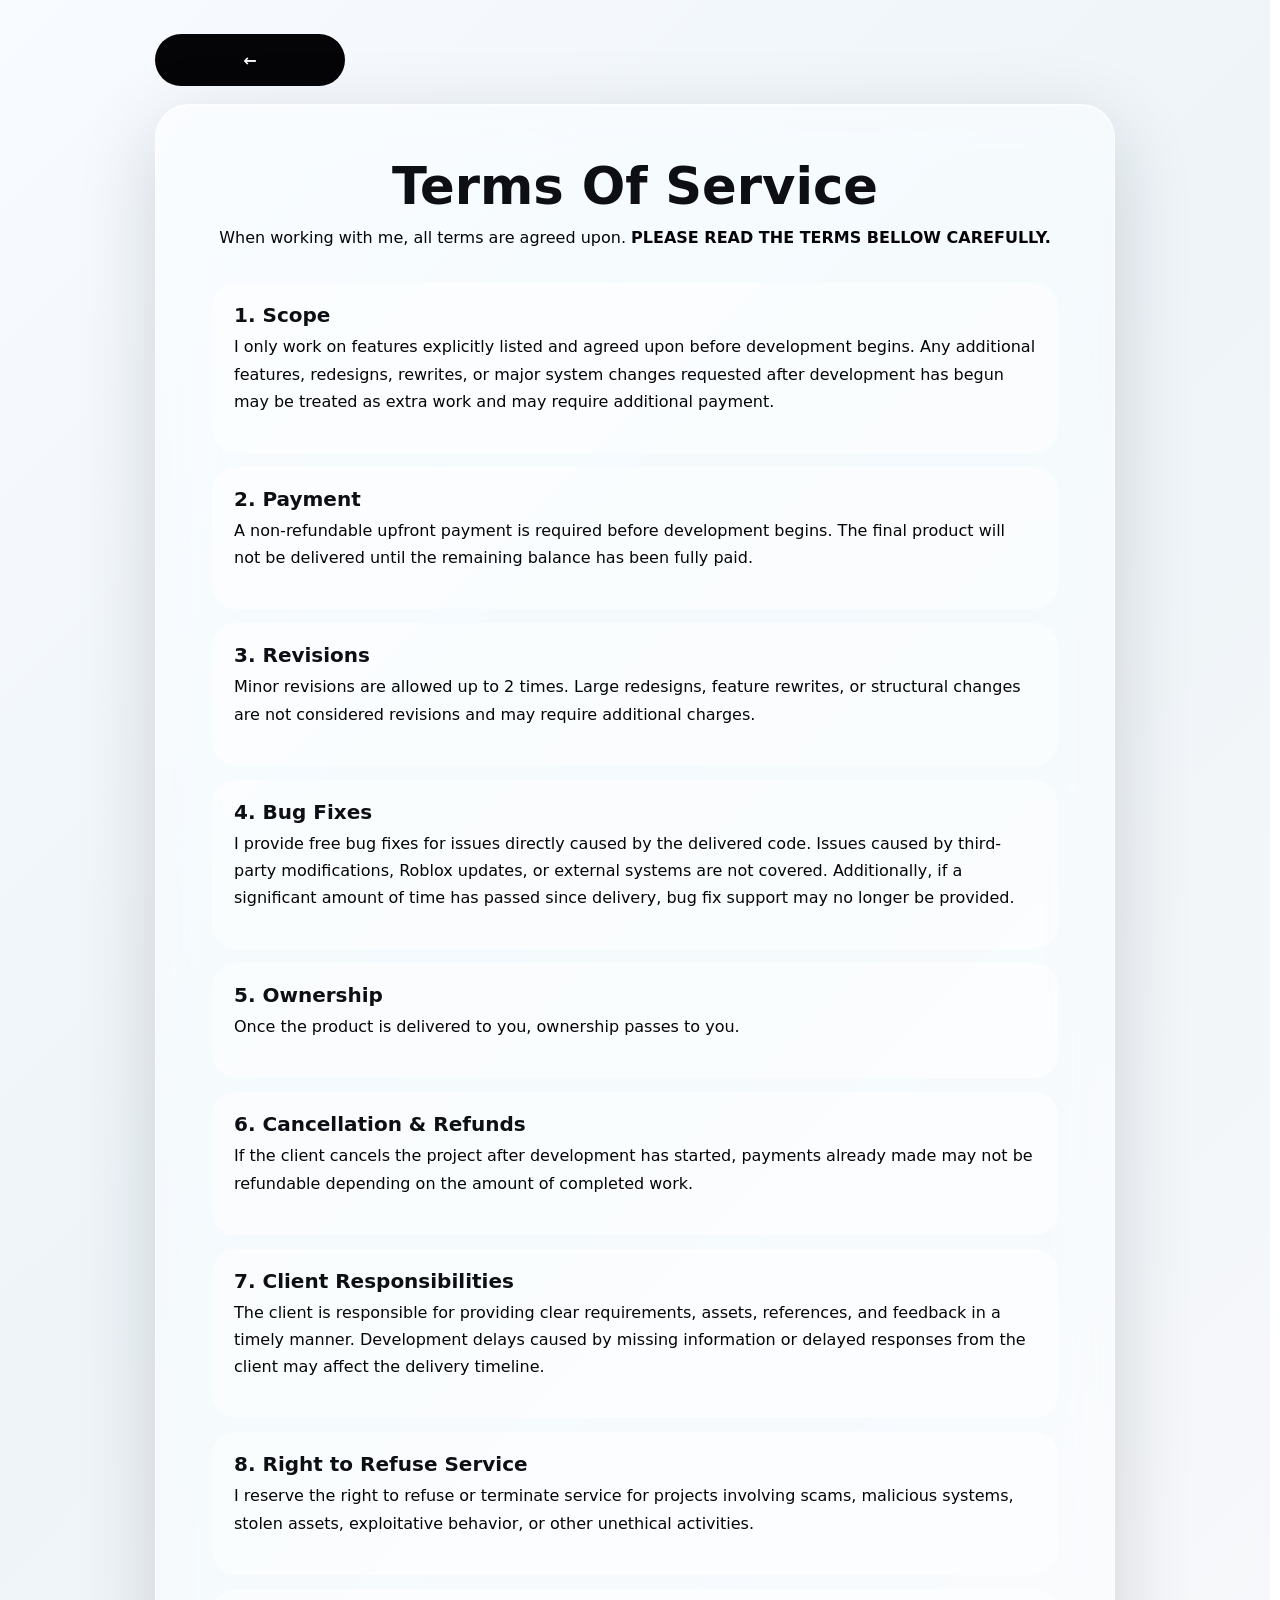
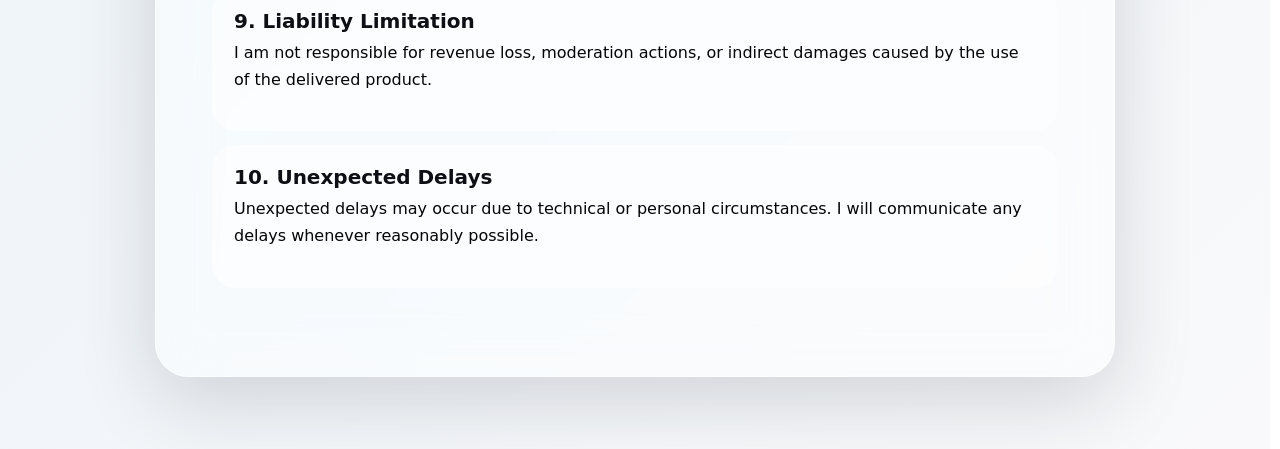
<file: tos.html>
<!DOCTYPE html>
<html lang="en">
  <head>
    <meta charset="UTF-8" />
    <meta name="viewport" content="width=device-width, initial-scale=1.0" />
    <meta property="og:image" content="assets/images/logo.png">
    <meta property="og:title" content="Pdv">
    <meta property="og:description" content="Terms Of Service">
    <meta property="og:type" content="website">
    
    <title>Terms Of Service</title>

    <link rel="icon" type="image/x-icon" href="assets/images/logos/White_NoBg.png">
    <link rel="preconnect" href="https://fonts.googleapis.com" />
    <link rel="preconnect" href="https://fonts.gstatic.com" crossorigin />
    <link href="https://fonts.googleapis.com/css2?family=Plus+Jakarta+Sans:wght@400;500;600;700;800&display=swap" rel="stylesheet" />
    <link rel="stylesheet" href="styles.css" />
  </head>

  <body class="tos-page">
    <main class="tos-main">
      <a class="btn btn-special tos-back" href="index.html#tos">←</a>
      <section class="tos-document glass-panel">
        <h2>Terms Of Service</h2>
        <p>When working with me, all terms are agreed upon. <strong>PLEASE READ THE TERMS BELLOW CAREFULLY.</strong></p>

        <div class="tos-list">
          <article>
            <h2>1. Scope</h2>
            <p>I only work on features explicitly listed and agreed upon before development begins. Any additional features, redesigns, rewrites, or major system changes requested after development has begun may be treated as extra work and may require additional payment.</p>
          </article>

          <article>
            <h2>2. Payment</h2>
            <p>A non-refundable upfront payment is required before development begins. The final product will not be delivered until the remaining balance has been fully paid.</p>
          </article>

          <article>
            <h2>3. Revisions</h2>
            <p>Minor revisions are allowed up to 2 times. Large redesigns, feature rewrites, or structural changes are not considered revisions and may require additional charges.</p>
          </article>

          <article>
            <h2>4. Bug Fixes</h2>
            <p>I provide free bug fixes for issues directly caused by the delivered code. Issues caused by third-party modifications, Roblox updates, or external systems are not covered. Additionally, if a significant amount of time has passed since delivery, bug fix support may no longer be provided.</p>
          </article>

          <article>
            <h2>5. Ownership</h2>
            <p>Once the product is delivered to you, ownership passes to you.</p>
          </article>

          <article>
            <h2>6. Cancellation & Refunds</h2>
            <p>If the client cancels the project after development has started, payments already made may not be refundable depending on the amount of completed work.</p>
          </article>

          <article>
            <h2>7. Client Responsibilities</h2>
            <p>The client is responsible for providing clear requirements, assets, references, and feedback in a timely manner. Development delays caused by missing information or delayed responses from the client may affect the delivery timeline.</p>
          </article>

          <article>
            <h2>8. Right to Refuse Service</h2>
            <p>I reserve the right to refuse or terminate service for projects involving scams, malicious systems, stolen assets, exploitative behavior, or other unethical activities.</p>
          </article>

          <article>
            <h2>9. Liability Limitation</h2>
            <p>I am not responsible for revenue loss, moderation actions, or indirect damages caused by the use of the delivered product.</p>
          </article>

          <article>
            <h2>10. Unexpected Delays</h2>
            <p>Unexpected delays may occur due to technical or personal circumstances. I will communicate any delays whenever reasonably possible.</p>
          </article>
        </div>
      </section>
    </main>
  </body>
</html>
</file>
<file: styles.css>
:root {
  --ink: #0d0f14;
  --muted: #5d6470;
  --line: rgba(255, 255, 255, 0.58);
  --glass: rgba(255, 255, 255, 0.46);
  --glass-strong: rgba(255, 255, 255, 0.68);
  --black: #050507;
  --white: #ffffff;
  --cyan: #69d7ff;
  --green: #56e89a;
  --rose: #ff8fb8;
  --shadow: 0 24px 80px rgba(18, 24, 38, 0.16);
  color-scheme: light;
}

* {
  box-sizing: border-box;
}

html {
  scroll-behavior: smooth;
  scroll-padding-top: 104px;
  scrollbar-gutter: stable;
}

body {
  margin: 0;
  min-height: 100vh;
  display: flex;
  flex-direction: column;
  font-family: "Inter", system-ui, -apple-system, BlinkMacSystemFont, "Segoe UI", sans-serif;
  color: var(--ink);
  background: linear-gradient(135deg, #f8fbff 0%, #eef4f8 42%, #f9f9fb 100%);
  overflow-x: hidden;
  overscroll-behavior-y: contain;
  -webkit-font-smoothing: antialiased;
  text-rendering: optimizeLegibility;
}

body::-webkit-scrollbar {
  width: 10px;
}

body::-webkit-scrollbar-track {
  background: rgba(255, 255, 255, 0.38);
}

body::-webkit-scrollbar-thumb {
  border: 2px solid rgba(255, 255, 255, 0.38);
  border-radius: 999px;
  background: rgba(13, 15, 20, 0.28);
}

body::-webkit-scrollbar-thumb:hover {
  background: rgba(13, 15, 20, 0.42);
}

* {
  scrollbar-width: thin;
  scrollbar-color: rgba(13, 15, 20, 0.32) rgba(255, 255, 255, 0.28);
}

a {
  color: inherit;
  text-decoration: none;
}

button,
a {
  -webkit-tap-highlight-color: transparent;
}

#scene3d {
  position: fixed;
  inset: 0;
  z-index: -2;
  display: none;
  pointer-events: none;
}

.site-header {
  position: fixed;
  top: 18px;
  left: 50%;
  z-index: 20;
  width: max-content;
  max-width: calc(100% - 32px);
  min-height: 58px;
  padding: 0;
  display: grid;
  grid-template-columns: auto;
  align-items: center;
  gap: 10px;
  border: 0;
  border-radius: 0;
  background: transparent;
  box-shadow: none;
  backdrop-filter: none;
  transform: translateX(-50%);
}

.top-scroll-progress {
  position: absolute;
  left: 20px;
  right: 20px;
  bottom: 5px;
  height: 2px;
  border-radius: 999px;
  background: black;
  opacity: 0.78;
  transform: scaleX(var(--page-progress, 0));
  transform-origin: left center;
  transition: transform 0.08s linear;
}

.header-actions,
.status-pill {
  display: inline-flex;
  align-items: center;
  gap: 10px;
  font-weight: 600;
}

.header-actions {
  flex: 0 0 auto;
}

.avatar-core img,
.tool-icon img,
.review-avatar img {
  width: 100%;
  height: 100%;
  object-fit: cover;
  display: block;
}

.avatar-core img {
  object-fit: contain;
}

.header-actions,
.status-pill {
  padding: 10px 14px;

  border-radius: 999px;
  background: rgba(255, 255, 255, 0.56);
  color: #18202b;
  font-size: 0.9rem;
}

.availability-dot {
  width: 9px;
  height: 9px;
  border-radius: 999px;
  background: var(--green);
  box-shadow: 0 0 0 6px rgba(86, 232, 154, 0.16), 0 0 18px rgba(86, 232, 154, 0.85);
  animation: status-pulse 1.8s ease-in-out infinite;
}

.is-unavailable .availability-dot {
  background: #ff6b6b;
  box-shadow: 0 0 0 6px rgba(255, 107, 107, 0.14), 0 0 18px rgba(255, 107, 107, 0.7);
}

main {
  --main-top-inset: 80px;
  width: min(1120px, calc(100% - 32px));
  margin: 0 auto;
  padding: 80px 0 32px;
  flex: 1 0 auto;
}

.section {
  min-height: 100vh;
  min-height: 100svh;
  padding: 42px 0;
  display: flex;
  flex-direction: column;
  justify-content: center;
  scroll-margin-top: 112px;
}

.hero-section {
  min-height: calc(100vh - var(--main-top-inset));
  min-height: calc(100svh - var(--main-top-inset));
  display: grid;
  grid-template-columns: 1fr;
  place-items: center;
  padding-top: 24px;
}

#showcases,
#prices,
#work,
#tos,
#reviews {
  padding-top: 30px;
  padding-bottom: 30px;
}

.glass-panel {
  border: 1px solid var(--line);
  border-radius: 34px;
  background: var(--glass);
  box-shadow: var(--shadow), inset 0 1px 0 rgba(255, 255, 255, 0.72);
  backdrop-filter: blur(26px) saturate(165%);
}

.reveal-item {
  opacity: 0;
  transform: translateY(26px) scale(0.98);
  filter: blur(8px);
  transition:
    opacity 0.58s ease var(--reveal-delay, 0ms),
    transform 0.58s ease var(--reveal-delay, 0ms),
    filter 0.58s ease var(--reveal-delay, 0ms),
    background 0.25s ease,
    box-shadow 0.22s ease;
}

.reveal-item.is-visible {
  opacity: 1;
  transform: translateY(0) scale(1);
  filter: blur(0);
}

.scroll-text-motion {
  will-change: transform, opacity;
}

span.scroll-text-motion,
small.scroll-text-motion,
strong.scroll-text-motion,
em.scroll-text-motion {
  display: inline-block;
}

.tab-special.reveal-item:hover {
  transform: scale(1.06);
}

.code-card.reveal-item:hover {
  transform: perspective(900px) rotateX(var(--tilt-x, 0deg)) rotateY(var(--tilt-y, 0deg)) translateY(-6px) scale(1);
}

.hero-copy {
  width: min(860px, 100%);
  min-height: min(660px, calc(100vh - var(--main-top-inset) - 66px));
  min-height: min(660px, calc(100svh - var(--main-top-inset) - 66px));
  text-align: center;
  padding: clamp(28px, 4vw, 46px);
  display: flex;
  flex-direction: column;
  align-items: center;
  justify-content: flex-start;
  gap: 18px;
  overflow: hidden;
}

.hero-profile {
  position: relative;
  border-color: transparent;
  background: transparent;
  box-shadow: none;
  backdrop-filter: none;
}

.eyebrow {
  display: inline-flex;
  margin-bottom: 14px;
  margin-top: 14px;
  color: #2e2e2e;
  font-size: 1rem;
  font-weight: 600;
  letter-spacing: 0;
}

h1,
h2,
h3,
p {
  margin-top: 0;
}

h1 {
  max-width: 700px;
  margin-bottom: 0;
  font-size: clamp(2rem, 2vw, 3rem);
  line-height: 1;
  letter-spacing: 0;
  overflow-wrap: break-word;
}

h2 {
  margin-bottom: 12px;
  font-size: clamp(2rem, 4vw, 4rem);
  line-height: 1;
  letter-spacing: 0;
}

h3 {
  font-size: 1.35rem;
}

p {
  color: var(--black);
  line-height: 1.7;
}

.hero-copy p {
  max-width: 700px;
  margin-bottom: 0;
  font-size: 1rem;
}

.hero-actions,
.contact-grid {
  display: flex;
  flex-wrap: wrap;
  gap: 12px;
}

.hero-actions {
  margin-top: auto;
  align-self: center;
}

.hero-actions .btn {
  min-height: 58px;
  padding: 0 28px;
  font-size: 1rem;
}

.hero-actions .btn iconify-icon {
  display: inline-block;
  width: 18px;
  height: 18px;
  flex: 0 0 auto;
  font-size: 18px;
}

.btn,
.contact-button {
  position: relative;
  isolation: isolate;
  min-height: 46px;
  display: inline-flex;
  align-items: center;
  justify-content: center;
  gap: 10px;
  padding: 0 18px;
  border: 0;
  border-radius: 999px;
  font-weight: 600;
  overflow: hidden;
  cursor: pointer;
  white-space: nowrap;
}

.btn-plain,
.contact-button {
  color: var(--ink);
  background: rgba(255, 255, 255, 0.78);
  box-shadow: inset 0 0 0 1px rgba(13, 15, 20, 0.08);
}

.btn-special,
.tab-special {
  color: var(--white);
  background: var(--black);
  transition: transform 0.22s ease, box-shadow 0.22s ease;
}

.btn-special::after,
.tab-special::after {
  position: absolute;
  inset: -40% auto -40% -70%;
  z-index: -1;
  width: 55%;
  content: "";
  background: linear-gradient(90deg, transparent, rgba(255, 255, 255, 0.5), transparent);
  transform: skewX(-18deg);
  transition: left 0.55s ease;
}

.btn-special:hover::after,
.tab-special:hover::after {
  left: 120%;
}

.btn-special:hover {
  box-shadow: 0 16px 34px rgba(5, 5, 7, 0.22);
}

#price-grid .btn-special:hover {
  box-shadow: none;
}

.tab-special:hover {
  transform: scale(1.06);
  box-shadow: 0 16px 34px rgba(5, 5, 7, 0.22);
}

.identity-card {
  min-height: 500px;
  padding: 26px;
  display: grid;
  align-content: start;
  gap: 20px;
  overflow: hidden;
}

.hero-section > .glass-panel {
  height: auto;
}

.avatar-orbit {
  position: relative;
  min-height: 230px;
  width: min(360px, 100%);
  display: grid;
  place-items: center;
  perspective: 900px;
}

.avatar-core {
  width: 170px;
  height: 170px;
  display: grid;
  place-items: center;
  border-radius: 0;
  color: var(--ink);
  background: transparent;
  box-shadow: none;
  font-size: 2.3rem;
  font-weight: 700;
  transform: none;
  animation: none;
}

.avatar-orbit span {
  display: none;
}

.avatar-orbit span:nth-child(2) {
  width: 260px;
  height: 118px;
  animation: orbit-a 8s linear infinite;
}

.avatar-orbit span:nth-child(3) {
  width: 232px;
  height: 232px;
  animation: orbit-b 11s linear infinite;
}

.avatar-orbit span:nth-child(4) {
  width: 300px;
  height: 86px;
  animation: orbit-a 13s linear reverse infinite;
}

.status-card {
  width: min(360px, 100%);
  padding: 0;
  border-radius: 24px;
  background: transparent;
  align-self: center;
}

.status-card .status-pill {
  width: auto;
  min-height: 38px;
  padding: 6px 10px;
  justify-content: center;
  background: transparent;
  box-shadow: none;
  animation: none;
  font-size: 0.92rem;
}

.status-card .availability-dot {
  width: 10px;
  height: 10px;
  box-shadow: none;
  animation: none;
}

.tool-chip {
  display: inline-flex;
  min-height: 34px;
  align-items: center;
  padding: 0 12px;
  border-radius: 999px;
  color: #25303d;
  background: rgba(255, 255, 255, 0.62);
  font-size: 0.84rem;
  font-weight: 500;
}

.section-heading {
  max-width: 760px;
  margin: 0 auto 22px;
  text-align: center;
}

.section-heading .eyebrow {
  justify-content: center;
}

.section-heading h2 {
  font-size: clamp(1.8rem, 3.5vw, 3.5rem);
}

.skills-layout {
  display: grid;
  grid-template-columns: minmax(0, 1fr);
  align-items: stretch;
  gap: 18px;
}

.carousel-host {
  width: 100%;
}

.code-cards {
  display: grid;
  grid-template-columns: repeat(2, minmax(0, 1fr));
  align-content: stretch;
  gap: 14px;
}

.price-grid {
  display: grid;
  gap: 0;
  padding: 18px 18px 0;
  border: 1px solid var(--line);
  border-radius: 34px;
  background: rgba(255, 255, 255, 0.32);
  box-shadow: var(--shadow), inset 0 1px 0 rgba(255, 255, 255, 0.62);
  backdrop-filter: blur(24px) saturate(150%);
}

.code-gallery {
  height: 100%;
  padding: 18px;
  display: grid;
  align-items: stretch;
  border: 1px solid var(--line);
  border-radius: 34px;
  background: rgba(255, 255, 255, 0.32);
  box-shadow: var(--shadow), inset 0 1px 0 rgba(255, 255, 255, 0.62);
  backdrop-filter: blur(24px) saturate(150%);
}

.code-card {
  min-height: 100%;
  padding: 18px;
  display: flex;
  flex-direction: column;
  color: var(--ink);
  text-align: left;
  cursor: pointer;
  transition: transform 0.25s ease, background 0.25s ease;
}

.code-card:hover {
  transform: translateY(-6px);
  background: var(--glass-strong);
}

.code-visual {
  position: relative;
  height: auto;
  aspect-ratio: 16 / 10;
  margin-bottom: 18px;
  display: block;
  gap: 10px;
  border-radius: 18px;
  box-shadow: inset 0 0 0 1px rgba(255, 255, 255, 0.08);
  overflow: hidden;
}

.code-visual img {
  position: absolute;
  inset: 0;
  width: 100%;
  height: 100%;
  object-fit: contain;
  object-position: center center;
  border-radius: 0;
}

.code-visual i {
  height: 9px;
  border-radius: 999px;
  background: linear-gradient(90deg, var(--cyan), rgba(255, 255, 255, 0.92));
}

.code-visual i:nth-child(2) {
  width: 72%;
  background: linear-gradient(90deg, var(--rose), rgba(255, 255, 255, 0.86));
}

.code-visual i:nth-child(3) {
  width: 84%;
}

.code-visual i:nth-child(4) {
  width: 54%;
  background: linear-gradient(90deg, var(--green), rgba(255, 255, 255, 0.86));
}

.code-card strong {
  display: block;
  margin-bottom: 8px;
  font-size: 1.15rem;
}

.code-card small {
  color: var(--muted);
  line-height: 1.55;
}

.stack-panel {
  padding: 24px;
  height: 100%;
  align-self: stretch;
  position: static;
}

.tool-grid {
  display: grid;
  grid-template-columns: 1fr;
  gap: 12px;
}

.tool-chip {
  min-height: 58px;
  justify-content: flex-start;
  gap: 10px;
}

.tool-icon {
  width: 46px;
  height: 46px;
  display: grid;
  place-items: center;
  flex: 0 0 auto;
  color: var(--ink);
  background: transparent;
  font-size: 0.9rem;
  font-weight: 700;
  overflow: visible;
}

.tool-icon img {
  width: 100%;
  height: 100%;
  max-width: 100%;
  max-height: 100%;
  object-fit: contain;
  display: block;
  border-radius: 0;
}

.tool-chip > span:last-child {
  min-width: 0;
  text-align: left;
}

.review-card {
  --tilt-x: 0deg;
  --tilt-y: 0deg;
  transform-style: preserve-3d;
  will-change: transform;
}

.content-carousel {
  width: 100%;
  overflow: hidden;
  border: 1px solid rgba(13, 15, 20, 0.08);
  border-radius: 30px;
  background: #fff;
  box-shadow: var(--shadow);
}

.carousel-banner.is-sliding,
.price-plan-content.is-sliding {
  animation: inner-slide-in 360ms cubic-bezier(0.2, 0.75, 0.25, 1) both;
}

@keyframes inner-slide-in {
  from {
    opacity: 0.7;
    transform: translateX(var(--slide-offset, 100%));
  }
  to {
    opacity: 1;
    transform: translateX(0);
  }
}

.carousel-frame {
  position: relative;
  width: 100%;
  aspect-ratio: 16 / 9;
  max-height: min(70svh, calc(100svh - 300px));
  display: flex;
  align-items: center;
  justify-content: center;
  overflow: hidden;
  background: #101114;
  touch-action: pan-y;
  user-select: none;
  cursor: grab;
}

.carousel-frame:active {
  cursor: grabbing;
}

.project-frame {
  color: var(--white);
  text-decoration: none;
}

.carousel-banner {
  position: absolute;
  inset: 0;
  z-index: 1;
  display: block;
  overflow: hidden;
  background: #101114;
}

.carousel-banner > img,
.carousel-banner > video,
.carousel-banner > iframe {
  position: absolute;
  inset: 0;
  width: 100%;
  height: 100%;
  display: block;
  border: 0;
}

.carousel-banner > img,
.carousel-banner > video {
  object-fit: cover;
}

.carousel-banner > iframe {
  background: #101114;
}

.showcase-frame[data-platform="X"] {
  height: min(620px, calc(100svh - 300px));
  min-height: 0;
  aspect-ratio: auto;
  background: #edf2f6;
}

.showcase-frame[data-platform="X"] .carousel-banner {
  display: flex;
  align-items: center;
  justify-content: center;
  padding: clamp(12px, 3vw, 28px);
  background: #edf2f6;
}

.showcase-frame[data-platform="X"] .twitter-tweet {
  width: min(550px, 100%) !important;
  max-width: 100% !important;
  max-height: 100%;
  overflow: auto;
  margin: 0 auto !important;
}

.showcase-frame[data-platform="X"] iframe.twitter-tweet-rendered {
  position: relative !important;
  inset: auto !important;
  width: min(550px, 100%) !important;
  max-width: 100% !important;
  max-height: 100% !important;
  margin: 0 auto !important;
  transform: none !important;
}

.carousel-placeholder,
.showcase-placeholder {
  color: var(--white);
  font-size: 1.1rem;
  font-weight: 700;
}

.carousel-swipe-zone {
  position: absolute;
  inset: 0 0 auto;
  z-index: 2;
  height: 32px;
  pointer-events: auto;
  background: transparent;
}

.carousel-footer {
  min-height: 132px;
  padding: 22px 28px;
  display: grid;
  grid-template-columns: auto auto minmax(0, 1fr);
  align-items: center;
  gap: 24px;
  background: #fff;
}

.carousel-footer-page {
  justify-self: center;
  color: var(--muted);
  font-size: 0.8rem;
  font-weight: 700;
  white-space: nowrap;
}

.carousel-controls {
  display: flex;
  align-items: center;
  gap: 10px;
}

.carousel-arrow,
.price-arrow {
  width: 48px;
  min-width: 48px;
  height: 48px;
  display: grid;
  place-items: center;
  border: 0;
  border-radius: 50%;
  color: var(--white);
  background: var(--black);
  cursor: pointer;
  transition: background 0.2s ease, color 0.2s ease;
}

.carousel-arrow:hover,
.price-arrow:hover {
  color: var(--black);
  background: #e9edf1;
}

.carousel-arrow iconify-icon,
.price-arrow iconify-icon {
  font-size: 21px;
}

.carousel-copy {
  min-width: 0;
  text-align: right;
}

.carousel-kicker {
  display: block;
  margin-bottom: 5px;
  color: var(--muted);
  font-size: 0.75rem;
  font-weight: 600;
  letter-spacing: 0.04em;
}

.carousel-copy h3 {
  margin: 0 0 5px;
  font-size: clamp(1.15rem, 2.2vw, 1.6rem);
  line-height: 1.15;
}

.carousel-copy p {
  margin: 0;
  color: #4b5561;
  font-size: 0.9rem;
  line-height: 1.45;
}

.reviews-section {
  width: 100vw;
  margin-left: calc(50% - 50vw);
  overflow: hidden;
}

.reviews-slider {
  position: relative;
  width: 100%;
  overflow: hidden;
}

.reviews-slider::before,
.reviews-slider::after {
  position: absolute;
  top: 0;
  bottom: 0;
  z-index: 2;
  width: min(110px, 12vw);
  content: "";
  pointer-events: none;
}

.reviews-slider::before {
  left: 0;
  background: linear-gradient(90deg, #f8fbff, transparent);
}

.reviews-slider::after {
  right: 0;
  background: linear-gradient(270deg, #f8fbff, transparent);
}

.reviews-track {
  width: max-content;
  display: flex;
  gap: 16px;
  padding: 8px 16px;
  animation: review-slide 32s linear infinite;
}

.reviews-slider:hover .reviews-track {
  animation-play-state: paused;
}

.review-card {
  width: min(360px, calc(100vw - 48px));
  min-height: 210px;
  padding: 22px;
  flex: 0 0 auto;
}

.review-head {
  display: flex;
  align-items: center;
  gap: 12px;
  margin-bottom: 18px;
}

.review-avatar {
  width: 48px;
  height: 48px;
  display: grid;
  place-items: center;
  flex: 0 0 auto;
  border-radius: 18px;
  color: var(--white);
  font-weight: 600;
  overflow: hidden;
}

.review-head strong,
.review-stars {
  display: block;
}

.review-head strong {
  margin-bottom: 4px;
  font-weight: 600;
}

.review-stars {
  color: #151922;
  font-size: 0.9rem;
}

.review-stars i {
  font-style: normal;
}

.review-card p {
  margin-bottom: 0;
  font-size: 0.94rem;
}

.price-system {
  min-height: 390px;
  padding: clamp(22px, 4vw, 34px);
  display: flex;
  flex-direction: column;
  align-items: stretch;
  gap: 18px;
  overflow: hidden;
  border-radius: 24px;
  background: rgba(255, 255, 255, 0.52);
  transition: background 0.25s ease, box-shadow 0.22s ease;
}

.price-plan-content {
  min-width: 0;
  flex: 1;
  display: flex;
  flex-direction: column;
  gap: 18px;
  overflow: hidden;
}

.price-system:hover {
  background: rgba(255, 255, 255, 0.76);
  box-shadow: 0 18px 38px rgba(18, 24, 38, 0.12);
}

.price-navigation {
  min-height: 76px;
  margin: 16px -18px 0;
  padding: 12px 26px 16px;
  display: grid;
  grid-template-columns: 48px minmax(0, 1fr) 48px;
  align-items: center;
  gap: 12px;
  border-radius: 0 0 34px 34px;
  background: #fff;
}

.price-navigation-label {
  display: grid;
  justify-items: center;
  gap: 3px;
  color: var(--ink);
  font-size: 0.9rem;
  font-weight: 600;
  text-align: center;
}

.price-main span {
  display: block;
  margin-bottom: 8px;
  color: var(--ink);
  font-size: 1.1rem;
  font-weight: 600;
}

.price-main h3 {
  margin-bottom: 10px;
  font-size: clamp(1.8rem, 4vw, 3.2rem);
  line-height: 1;
}

.price-main p {
  margin-bottom: 0;
  font-size: 0.92rem;
}

.price-features {
  display: grid;
  gap: 10px;
}

.price-features span {
  min-height: 44px;
  display: flex;
  align-items: center;
  gap: 10px;
  padding: 0 14px;
  border-radius: 16px;
  color: #34404d;
  background: rgba(255, 255, 255, 0.62);
  font-size: 0.9rem;
  font-weight: 500;
}

.price-features i {
  width: 22px;
  height: 22px;
  display: grid;
  place-items: center;
  flex: 0 0 auto;
  border-radius: 50%;
  color: var(--white);
  background: var(--black);
  font-style: normal;
  font-size: 0.75rem;
}

.price-features span span {
  min-width: 0;
  padding: 0;
  background: transparent;
}

.price-side {
  margin-top: auto;
  padding-top: 18px;
  display: flex;
  align-items: center;
  justify-content: space-between;
  gap: 12px;
  border-top: 1px solid rgba(13, 15, 20, 0.08);
}

.price-side strong {
  margin-left: auto;
  font-size: clamp(2rem, 4vw, 3.1rem);
  line-height: 1;
  letter-spacing: 0;
}

.price-side .btn {
  min-width: 190px;
  min-height: 52px;
}

.work-flow {
  --work-progress: 0%;
  position: relative;
  min-height: 680px;
  padding: clamp(28px, 5vw, 52px);
  border: 0;
  background: transparent;
  box-shadow: none;
  backdrop-filter: none;
  overflow: hidden;
}

.work-path {
  position: absolute;
  top: 58px;
  bottom: 58px;
  left: 50%;
  z-index: 1;
  width: 86px;
  transform: translateX(-50%);
  pointer-events: none;
}

.work-path-base,
.work-path-progress {
  position: absolute;
  top: 0;
  bottom: 0;
  left: 50%;
  width: 2px;
  border-radius: 999px;
  transform: translateX(-50%);
}

.work-path-base {
  background: rgba(13, 15, 20, 0.12);
}

.work-path-progress {
  bottom: auto;
  height: var(--work-progress);
  background: linear-gradient(180deg, var(--black), rgba(13, 15, 20, 0.22));
  box-shadow: 0 0 28px rgba(13, 15, 20, 0.18);
}

.work-marker {
  position: absolute;
  top: var(--work-progress);
  left: 50%;
  width: 24px;
  height: 24px;
  border: 5px solid var(--white);
  border-radius: 50%;
  background: var(--black);
  box-shadow: 0 14px 36px rgba(5, 5, 7, 0.26);
  transform: translate(-50%, -50%);
  transition: top 0.16s linear;
}

.work-steps {
  position: relative;
  z-index: 2;
  display: grid;
  gap: 24px;
}

.work-step {
  position: relative;
  min-height: 142px;
  display: grid;
  grid-template-columns: minmax(0, 1fr) 86px minmax(0, 1fr);
  align-items: center;
  opacity: 0.7;
  transition: opacity 0.28s ease;
}

.work-step::before {
  position: absolute;
  top: 50%;
  z-index: 0;
  height: 2px;
  content: "";
  border-radius: 999px;
  background: linear-gradient(90deg, rgba(13, 15, 20, 0.22), rgba(13, 15, 20, 0.04));
  transform: translateY(-50%) scaleX(0.64);
  transition: transform 0.32s ease, opacity 0.32s ease;
  opacity: 0.46;
}

.work-step.is-left::before {
  left: calc(50% - min(330px, 36vw));
  right: calc(50% + 42px);
  transform-origin: right;
}

.work-step.is-right::before {
  left: calc(50% + 42px);
  right: calc(50% - min(330px, 36vw));
  transform-origin: left;
}

.work-node {
  grid-column: 2;
  grid-row: 1;
  z-index: 2;
  width: 54px;
  height: 54px;
  display: grid;
  place-items: center;
  justify-self: center;
  border: 1px solid rgba(255, 255, 255, 0.65);
  border-radius: 18px;
  color: var(--white);
  background: var(--black);
  box-shadow: 0 18px 42px rgba(5, 5, 7, 0.2);
  font-size: 0.86rem;
  font-weight: 600;
  transform: scale(0.9);
  transition: transform 0.28s ease, box-shadow 0.28s ease;
}

.work-card {
  width: min(100%, 420px);
  padding: 24px;
  border: 1px solid rgba(255, 255, 255, 0.62);
  border-radius: 24px;
  background: rgba(255, 255, 255, 0.58);
  box-shadow: 0 18px 48px rgba(18, 24, 38, 0.08);
  backdrop-filter: blur(18px) saturate(150%);
  transform: translateY(12px) scale(0.97);
  transition: transform 0.32s ease, background 0.32s ease, box-shadow 0.32s ease;
}

.work-step.is-left .work-card {
  grid-column: 1;
  grid-row: 1;
  justify-self: end;
}

.work-step.is-right .work-card {
  grid-column: 3;
  grid-row: 1;
  justify-self: start;
}

.work-card span {
  display: inline-flex;
  margin-bottom: 10px;
  color: #4a535f;
  font-size: 0.78rem;
  font-weight: 500;
  text-transform: uppercase;
}

.work-card h3 {
  margin-bottom: 10px;
  font-size: clamp(1.2rem, 2vw, 1.55rem);
  font-weight: 600;
}

.work-card p {
  margin-bottom: 0;
  color: #29313c;
  font-size: 0.95rem;
}

.work-step.is-active {
  opacity: 1;
}

.work-step.is-active::before {
  transform: translateY(-50%) scaleX(1);
  opacity: 1;
}

.work-step.is-active .work-node {
  transform: scale(1);
  box-shadow: 0 18px 44px rgba(5, 5, 7, 0.26), 0 0 0 8px rgba(255, 255, 255, 0.55);
}

.work-step.is-active .work-card {
  background: rgba(255, 255, 255, 0.76);
  box-shadow: 0 22px 60px rgba(18, 24, 38, 0.13);
  transform: translateY(0) scale(1);
}

.site-footer {
  width: 100%;
  min-height: 100vh;
  min-height: 100svh;
  margin-top: auto;
  padding: 56px clamp(18px, 5vw, 60px) 24px;
  display: grid;
  align-content: center;
  justify-items: center;
  gap: 18px;
  border: 1px solid var(--line);
  border-bottom: 0;
  border-radius: 34px 34px 0 0;
  background: rgba(255, 255, 255, 0.42);
  box-shadow: var(--shadow), inset 0 1px 0 rgba(255, 255, 255, 0.62);
  backdrop-filter: blur(24px) saturate(150%);
  text-align: center;
}

.site-footer p {
  margin: 0;
  color: var(--muted);
  line-height: 1.6;
}

.footer-tos-link {
  color: #1769c2;
  text-decoration: underline;
  text-decoration-thickness: 1px;
  text-underline-offset: 3px;
}

.footer-tos-link:hover,
.footer-tos-link:focus-visible {
  color: #0b4f9c;
}

.contact-section .section-heading {
  margin-left: auto;
  margin-right: auto;
  margin-bottom: 0;
}

.contact-section {
  row-gap: 8px;
}

.contact-grid {
  justify-content: center;
}

.contact-button {
  width: 48px;
  min-width: 48px;
  height: 48px;
  min-height: 48px;
  padding: 0;
  justify-content: center;
  gap: 0;
  border-radius: 50%;
  background: transparent;
  box-shadow: none;
}

.contact-icon {
  width: 34px;
  height: 34px;
  display: grid;
  place-items: center;
  flex: 0 0 auto;
  color: var(--white);
  overflow: hidden;
  object-fit: contain;
}

.contact-icon img {
  width: 35px;
  height: 35px;
  max-width: 100%;
  max-height: 100%;
  object-fit: contain;
  display: block;
}

.bottom-tabs {
  position: static;
  z-index: 1;
  width: auto;
  min-width: 0;
  min-height: 44px;
  padding: 4px;
  flex: 1 1 auto;
  display: flex;
  align-items: center;
  justify-content: center;
  gap: 6px;
  border: 1px solid var(--line);
  border-radius: 24px;
  background: rgba(255, 255, 255, 0.5);
  box-shadow: var(--shadow);
  backdrop-filter: blur(24px) saturate(150%);
  transform: none;
  overflow-x: auto;
  overflow-y: hidden;
  overscroll-behavior-x: contain;
  scroll-padding-inline: 8px;
  scroll-snap-type: x proximity;
  scrollbar-width: none;
  -webkit-overflow-scrolling: touch;
  touch-action: pan-x;
}

.bottom-tabs::-webkit-scrollbar {
  display: none;
}

.tab-link {
  position: relative;
  isolation: isolate;
  width: 42px;
  min-width: 42px;
  flex: 0 0 auto;
  height: 42px;
  min-height: 42px;
  display: inline-flex;
  align-items: center;
  justify-content: center;
  padding: 0;
  border-radius: 50%;
  color: #313945;
  overflow: hidden;
  scroll-snap-align: center;
}

.tab-link iconify-icon {
  display: inline-block;
  width: 20px;
  height: 20px;
  font-size: 20px;
  color: currentColor;
}

.tab-icon-tools {
  position: relative;
  width: 24px;
  height: 24px;
  display: block;
}

.tab-icon-tools iconify-icon {
  position: absolute;
  width: 15px;
  height: 15px;
  font-size: 15px;
}

.tab-icon-tools iconify-icon:first-child {
  top: 0;
  left: 0;
}

.tab-icon-tools iconify-icon:last-child {
  right: 0;
  bottom: 0;
}

.tab-link:focus-visible {
  outline: 2px solid currentColor;
  outline-offset: 2px;
}

.tab-link.active {
  background: rgba(255, 255, 255, 0.92);
  box-shadow: inset 0 0 0 1px rgba(13, 15, 20, 0.07);
}

.tab-special,
.tab-special.active {
  color: var(--white);
  background: var(--black);
}

.modal {
  position: fixed;
  inset: 0;
  z-index: 40;
  display: none;
  padding: 20px 12px;
  place-items: center;
  overflow: hidden;
  overscroll-behavior: contain;
  -webkit-overflow-scrolling: touch;
}

.modal[aria-hidden="false"] {
  display: grid;
}

.modal-backdrop {
  position: absolute;
  inset: 0;
  background: rgba(10, 12, 16, 0.44);
  backdrop-filter: blur(10px);
}

.modal-card {
  position: relative;
  width: min(760px, 100%);
  max-height: min(760px, calc(100vh - 40px));
  max-height: min(760px, calc(100dvh - 40px));
  min-height: 0;
  padding: 28px;
  border-radius: 22px;
  overflow-x: hidden;
  overflow-y: auto;
  overscroll-behavior: contain;
  -webkit-overflow-scrolling: touch;
  touch-action: pan-y;
  scrollbar-gutter: stable;
  scrollbar-color: rgba(13, 15, 20, 0.32) transparent;
}

.modal-card::-webkit-scrollbar {
  width: 8px;
}

.modal-card::-webkit-scrollbar-track {
  background: transparent;
}

.modal-card::-webkit-scrollbar-thumb {
  border-radius: 999px;
  background: rgba(13, 15, 20, 0.28);
}

.modal-close {
  position: absolute;
  top: 16px;
  right: 16px;
  width: 38px;
  height: 38px;
  border: 0;
  border-radius: 50%;
  color: var(--white);
  background: var(--black);
  font-weight: 700;
  cursor: pointer;
}

.modal-media {
  margin-top: 18px;
}

.modal-media img,
.modal-media video {
  width: 100%;
  max-height: min(62vh, 620px);
  display: block;
  object-fit: contain;
  border-radius: 14px;
  background: #0d1117;
}

.media-placeholder {
  min-height: 240px;
  padding: 24px;
  display: grid;
  place-items: center;
  gap: 8px;
  text-align: center;
  border-radius: 14px;
  color: var(--muted);
  background: rgba(255, 255, 255, 0.5);
}

.media-placeholder strong {
  color: var(--ink);
  text-transform: capitalize;
}

.modal-markdown {
  margin-top: 18px;
  padding: 22px;
  border-radius: 16px;
  background: rgba(255, 255, 255, 0.58);
  color: var(--ink);
}

.modal-markdown:empty,
.modal-markdown[hidden] {
  display: none;
}

.modal-markdown h3,
.modal-markdown h4,
.modal-markdown h5 {
  margin: 18px 0 10px;
  line-height: 1.15;
}

.modal-markdown h3:first-child,
.modal-markdown h4:first-child,
.modal-markdown h5:first-child {
  margin-top: 0;
}

.modal-markdown p,
.modal-markdown li,
.modal-markdown blockquote {
  color: var(--muted);
  line-height: 1.72;
}

.modal-markdown ul {
  margin: 12px 0;
  padding-left: 20px;
}

.modal-markdown blockquote {
  margin: 14px 0;
  padding: 12px 14px;
  border-left: 3px solid var(--black);
  border-radius: 10px;
  background: rgba(255, 255, 255, 0.54);
}

.modal-markdown code {
  padding: 0.16em 0.38em;
  border-radius: 8px;
  color: #d8e6ff;
  background: #0d1117;
}

.modal-markdown pre {
  margin: 14px 0;
  padding: 16px;
  overflow: auto;
  border-radius: 12px;
  background: #0d1117;
}

.modal-markdown pre code {
  padding: 0;
  background: transparent;
}

.modal-markdown a {
  color: var(--ink);
  text-decoration: underline;
  text-underline-offset: 3px;
}

.markdown-error {
  margin-bottom: 0;
}

.tos-page main {
  padding-top: 34px;
  padding-bottom: 72px;
}

.tos-main {
  width: min(960px, calc(100% - 32px));
}

.tos-back {
  margin-bottom: 18px;
  min-width: 190px;
  min-height: 52px;
}

.tos-document {
  padding: clamp(24px, 5vw, 56px);
}

.tos-document > h2,
.tos-document > p {
  text-align: center;
}

.tos-document h1 {
  font-size: clamp(2.4rem, 6vw, 5rem);
}

.tos-list {
  display: grid;
  gap: 14px;
  margin: 32px 0;
}

.tos-list article {
  padding: 22px;
  border-radius: 24px;
  background: rgba(255, 255, 255, 0.5);
}

.tos-list h2 {
  margin-bottom: 8px;
  font-size: 1.25rem;
}

@keyframes float-card {
  0%,
  100% {
    transform: translateY(0) rotateX(14deg) rotateY(-18deg);
  }
  50% {
    transform: translateY(-14px) rotateX(18deg) rotateY(14deg);
  }
}

@keyframes orbit-a {
  to {
    transform: rotateX(70deg) rotateZ(360deg);
  }
}

@keyframes orbit-b {
  to {
    transform: rotateY(68deg) rotateZ(360deg);
  }
}

@keyframes status-pulse {
  0%,
  100% {
    transform: scale(1);
  }
  50% {
    transform: scale(1.28);
  }
}

@keyframes status-float {
  0%,
  100% {
    box-shadow: 0 0 0 rgba(86, 232, 154, 0);
  }
  50% {
    box-shadow: 0 12px 28px rgba(86, 232, 154, 0.16);
  }
}

@keyframes review-slide {
  to {
    transform: translateX(calc(-50% - 8px));
  }
}

@media (max-width: 920px) {
  main {
    --main-top-inset: 104px;
    width: min(100% - 24px, 720px);
    padding-top: 104px;
  }

  .hero-section,
  .skills-layout,
  .code-cards {
    grid-template-columns: 1fr;
  }

  .price-side {
    align-items: flex-start;
    flex-direction: column-reverse;
  }

  .price-side strong {
    margin-left: 0;
  }

  .work-flow {
    min-height: auto;
    padding: 28px 18px;
  }

  .work-path {
    top: 44px;
    bottom: 44px;
    left: 45px;
    width: 54px;
  }

  .work-step {
    min-height: 0;
    grid-template-columns: 54px minmax(0, 1fr);
    gap: 14px;
  }

  .work-step::before,
  .work-step.is-left::before,
  .work-step.is-right::before {
    left: 27px;
    right: auto;
    width: 54px;
    transform-origin: left;
  }

  .work-node,
  .work-step.is-left .work-node,
  .work-step.is-right .work-node {
    grid-column: 1;
    align-self: start;
    margin-top: 16px;
  }

  .work-card,
  .work-step.is-left .work-card,
  .work-step.is-right .work-card {
    grid-column: 2;
    justify-self: stretch;
  }

  .section {
    min-height: 100vh;
    min-height: 100svh;
  }

  .hero-section {
    min-height: calc(100vh - var(--main-top-inset));
    min-height: calc(100svh - var(--main-top-inset));
  }

  .identity-card {
    min-height: 420px;
  }

  .stack-panel {
    height: auto;
    position: static;
  }

  .hero-copy {
    min-height: auto;
  }

  .hero-section > .glass-panel {
    height: auto;
  }

  .code-gallery {
    height: auto;
    min-height: auto;
  }

  .bottom-tabs {
    width: auto;
    min-height: 42px;
    padding: 4px;
    justify-content: flex-start;
    overflow-x: auto;
    overflow-y: hidden;
    border-radius: 28px;
    scroll-padding-inline: 8px;
    scroll-snap-type: x proximity;
  }

  .tab-link {
    flex: 0 0 auto;
    width: 40px;
    min-width: 40px;
    height: 40px;
    min-height: 40px;
  }
}

@media (max-width: 560px) {
  .hero-actions {
    width: 100%;
    justify-content: center;
  }

  .site-header {
    top: 10px;
    left: 0;
    right: 0;
    width: auto;
    max-width: none;
    grid-template-columns: auto;
    display: flex;
    justify-content: center;
    transform: none;
  }

  .header-actions {
    display: none;
  }

  main {
    --main-top-inset: 88px;
    padding-top: 88px;
    padding-bottom: 32px;
  }

  .bottom-tabs {
    width: max-content;
    max-width: calc(100% - 20px);
    flex: 0 1 auto;
    min-height: 40px;
    gap: 5px;
    border-radius: 20px;
    justify-content: flex-start;
  }

  .tab-link {
    width: 36px;
    min-width: 36px;
    height: 36px;
    min-height: 36px;
  }

  .carousel-footer {
    min-height: 116px;
    padding: 16px;
    gap: 8px;
  }

  .carousel-footer-page {
    font-size: 0.72rem;
  }

  .carousel-controls {
    gap: 7px;
  }

  .carousel-arrow {
    width: 42px;
    min-width: 42px;
    height: 42px;
  }

  .carousel-copy p {
    font-size: 0.78rem;
  }

  .carousel-kicker {
    font-size: 0.66rem;
  }

  .hero-copy,
  .identity-card,
  .tos-document {
    border-radius: 26px;
  }

  .work-flow {
    padding: 24px 14px;
  }

  .work-path {
    left: 41px;
  }

  .work-card {
    padding: 20px;
    border-radius: 20px;
  }
}

@media (prefers-reduced-motion: reduce) {
  .carousel-banner.is-sliding,
  .price-plan-content.is-sliding {
    animation: none;
  }
}
</file>
